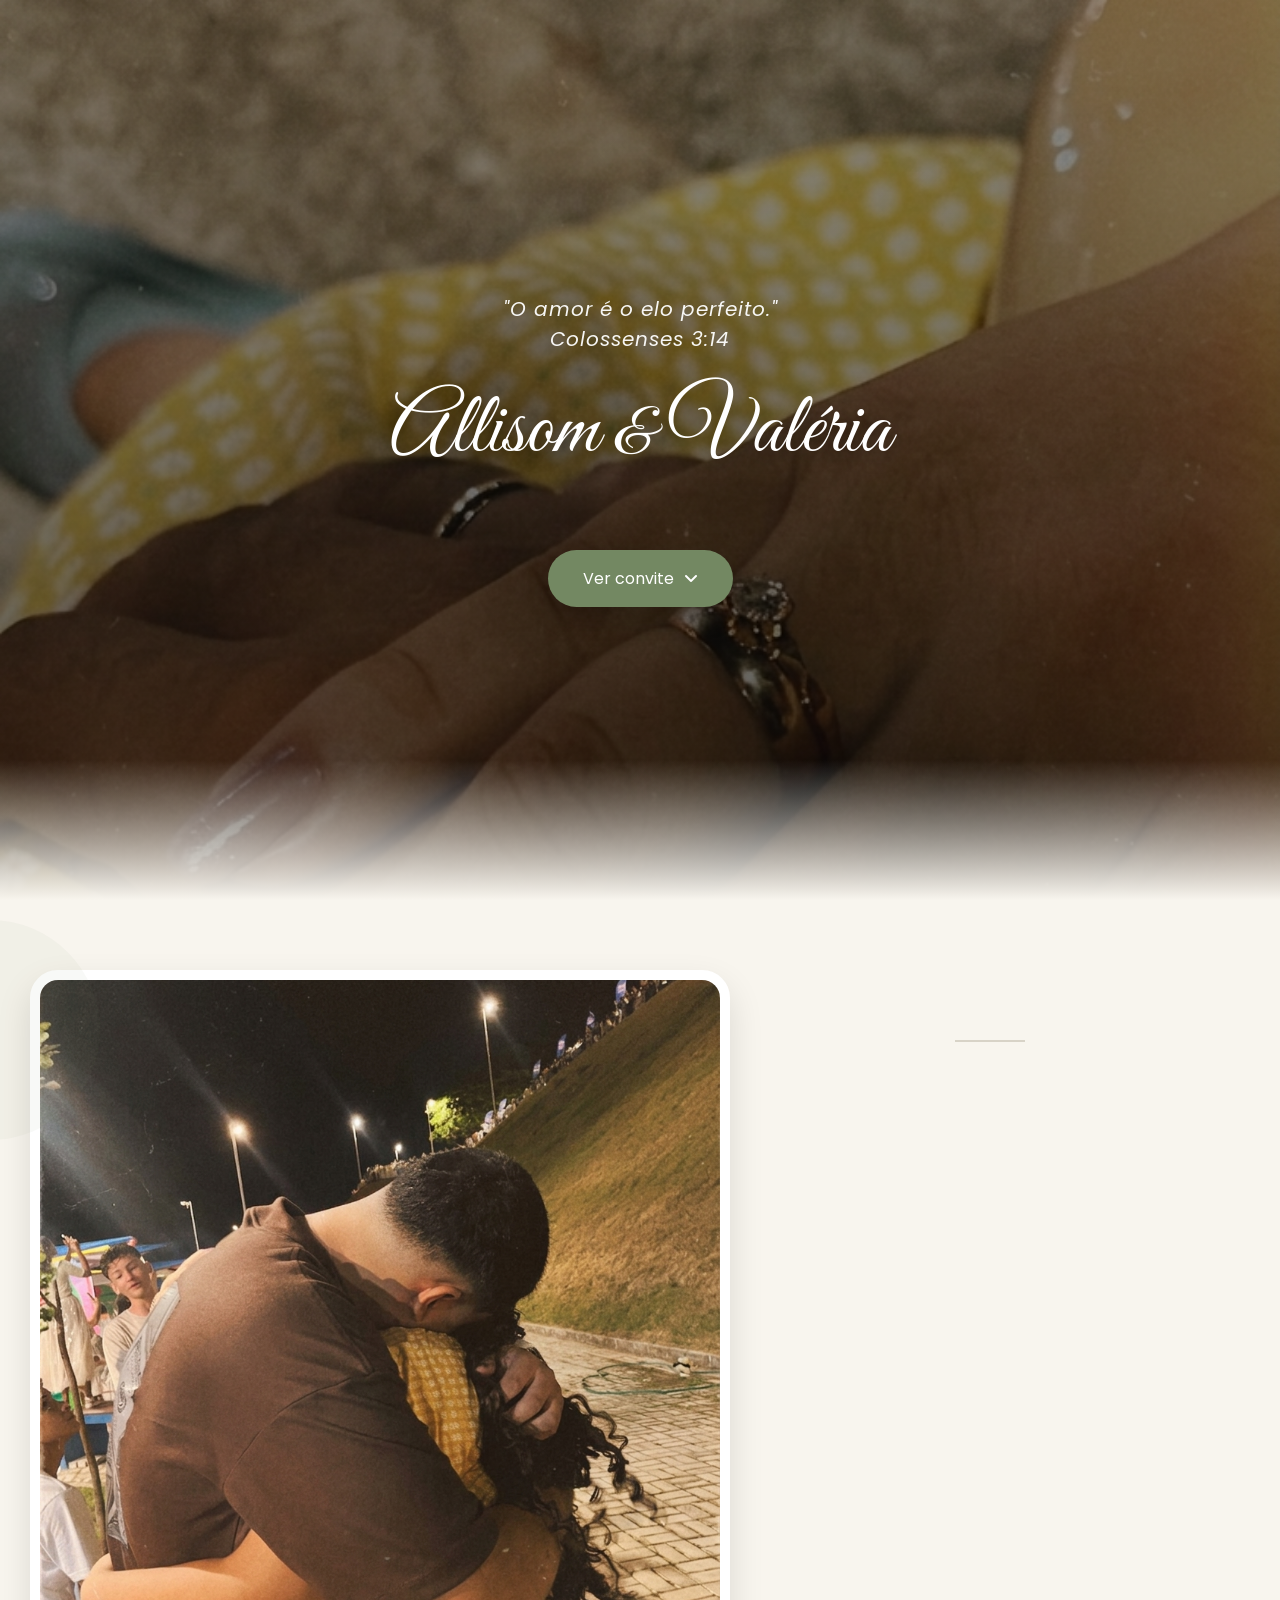
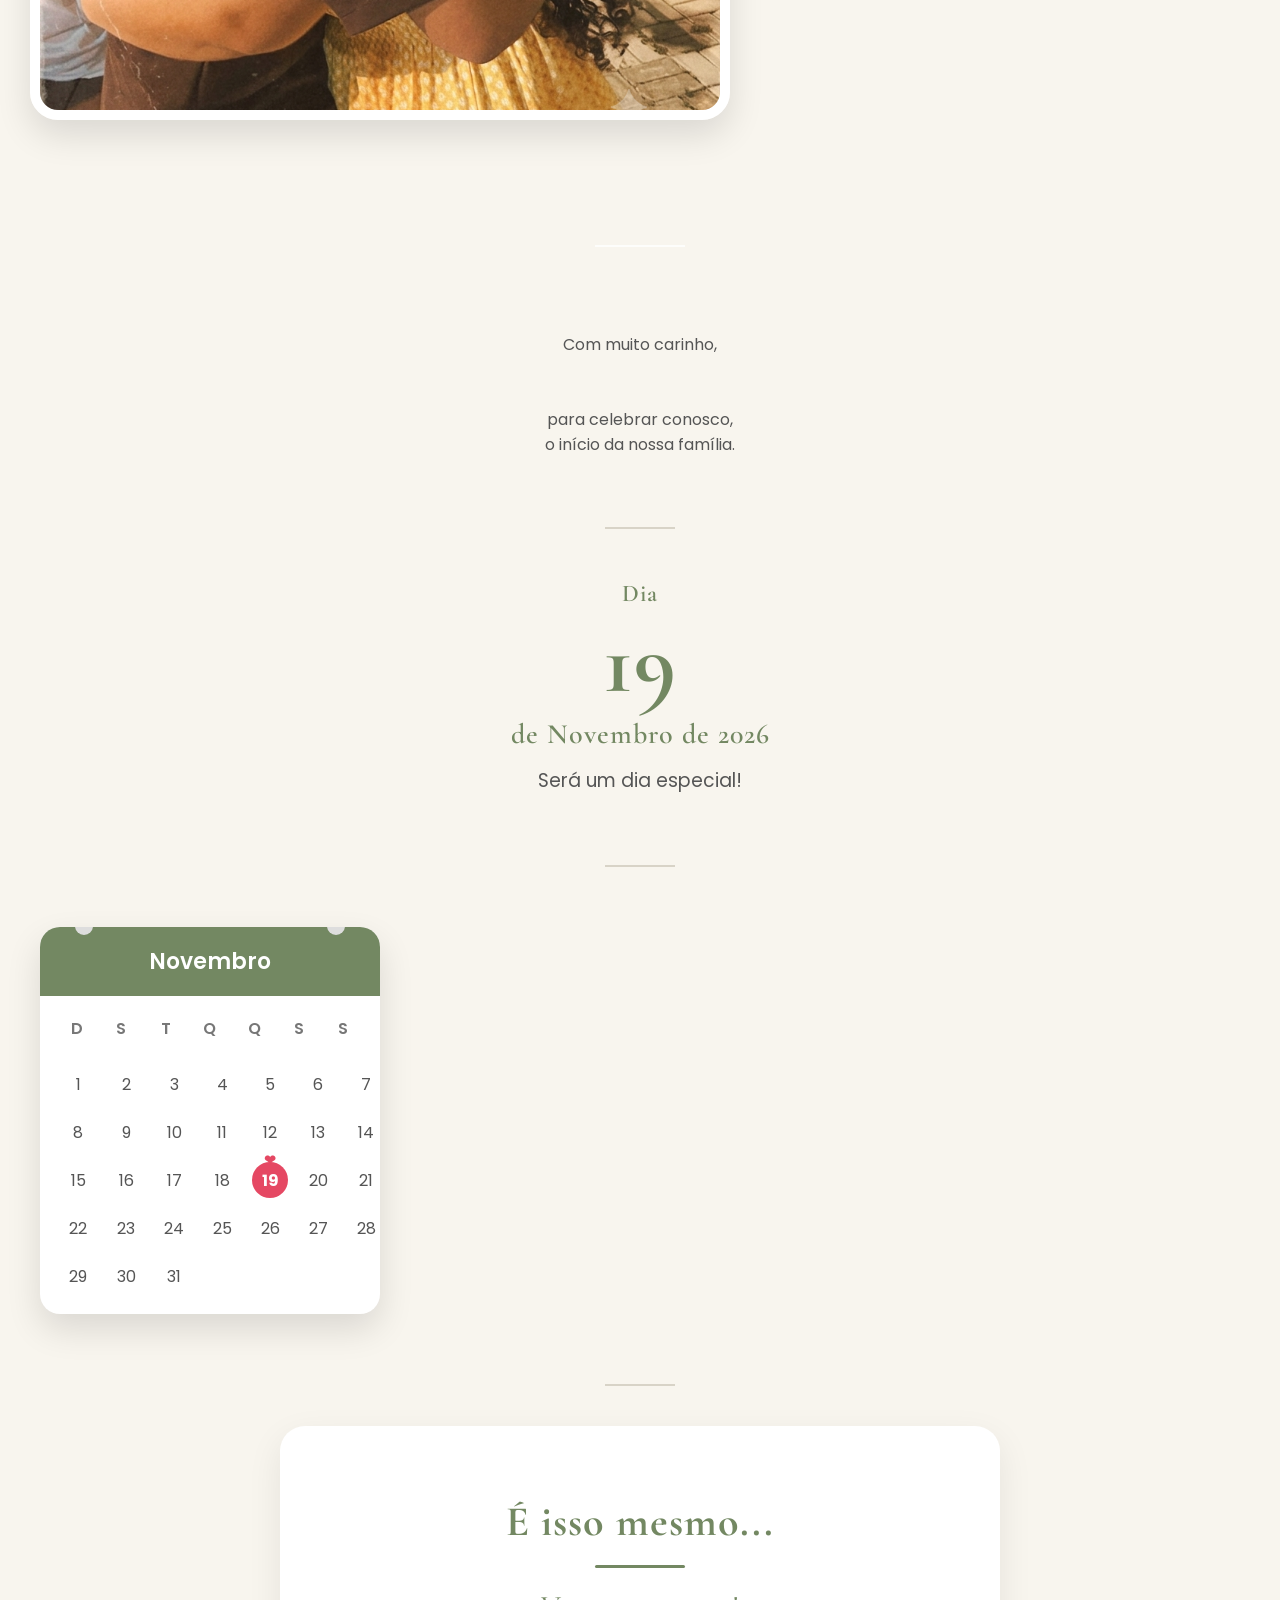
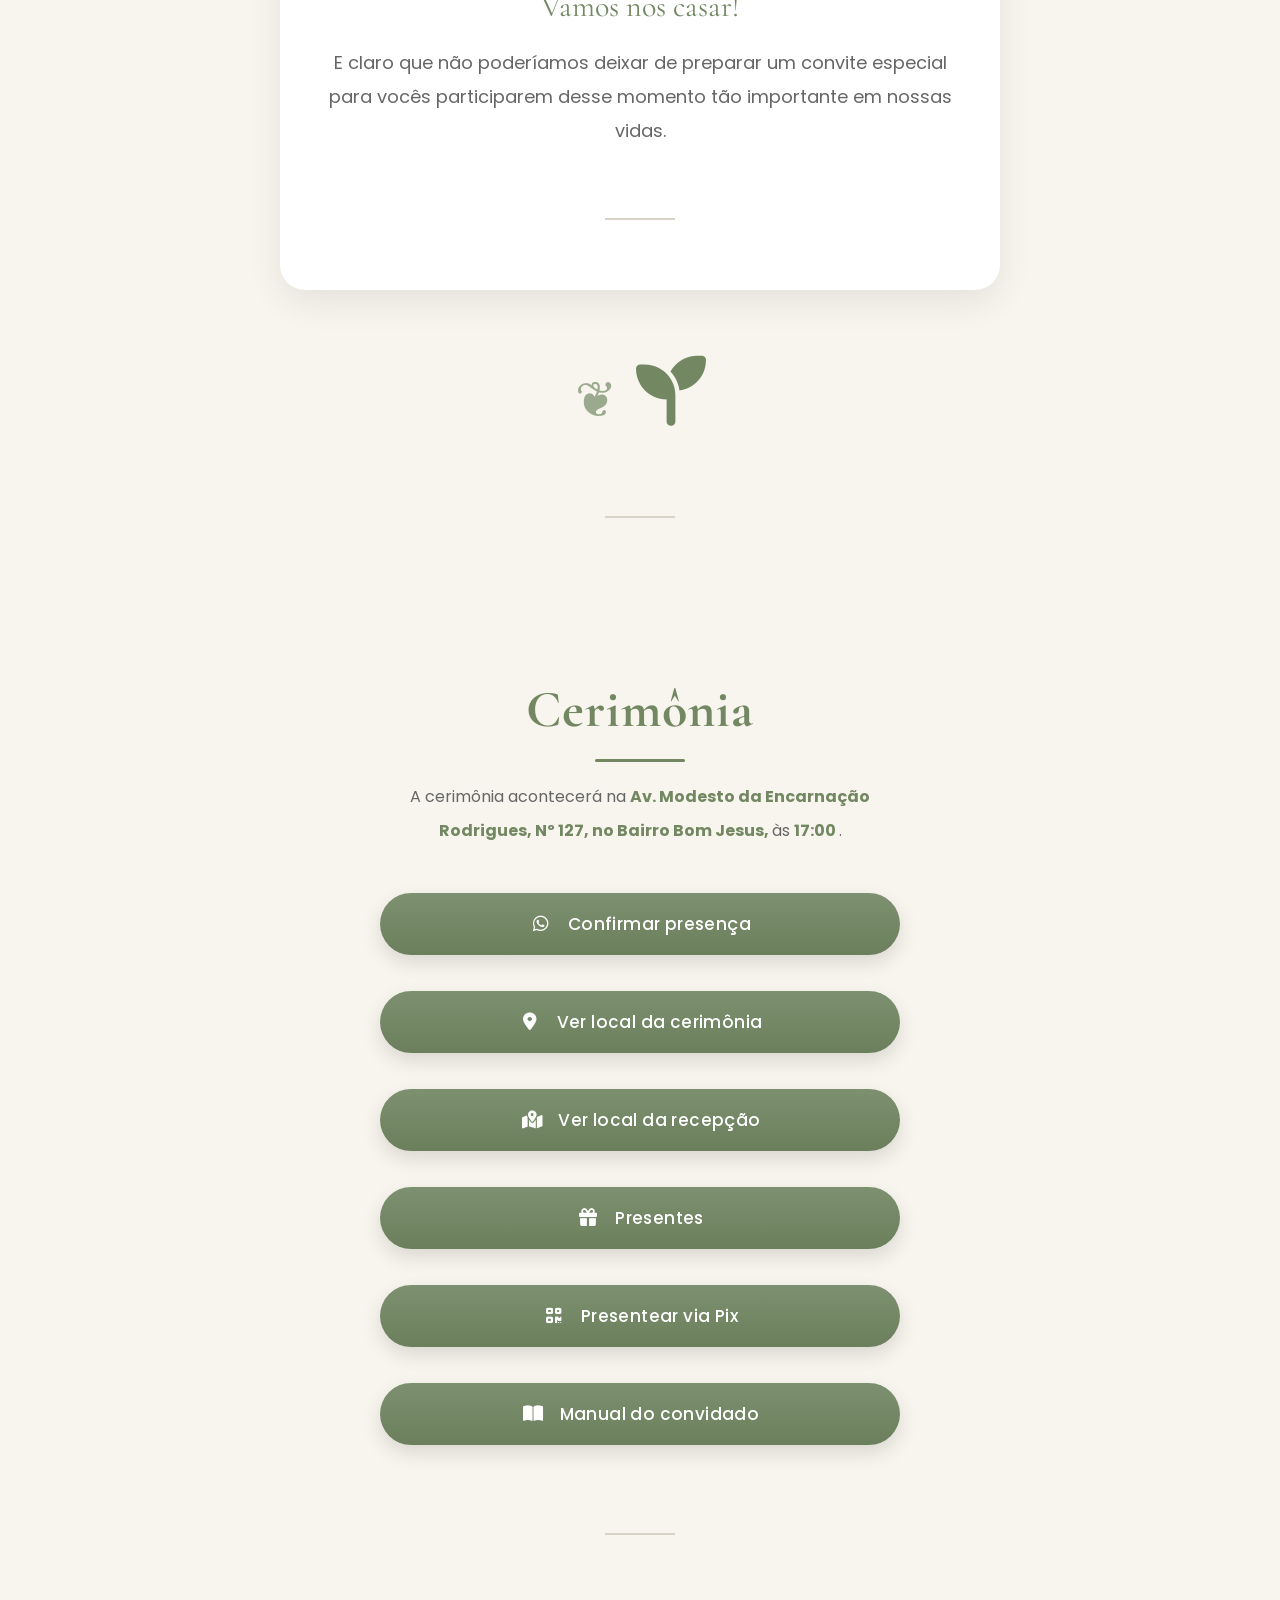
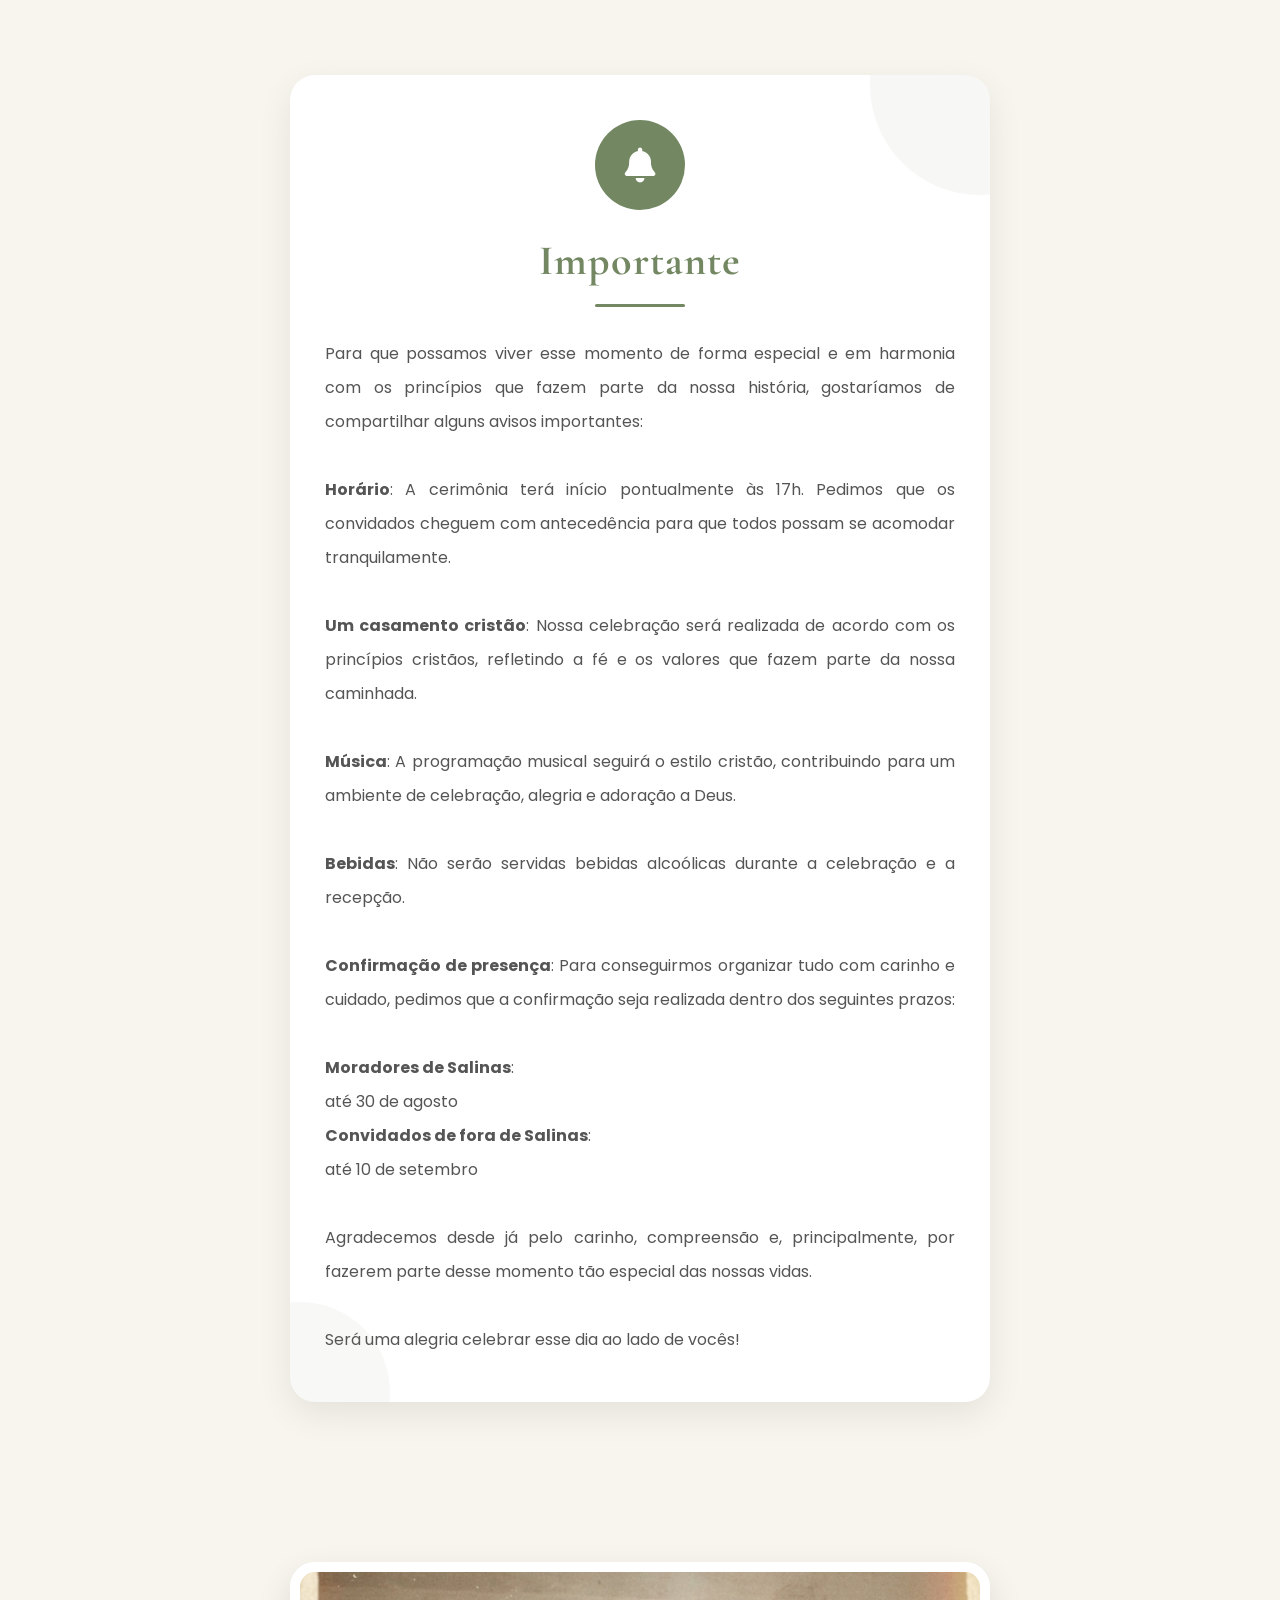
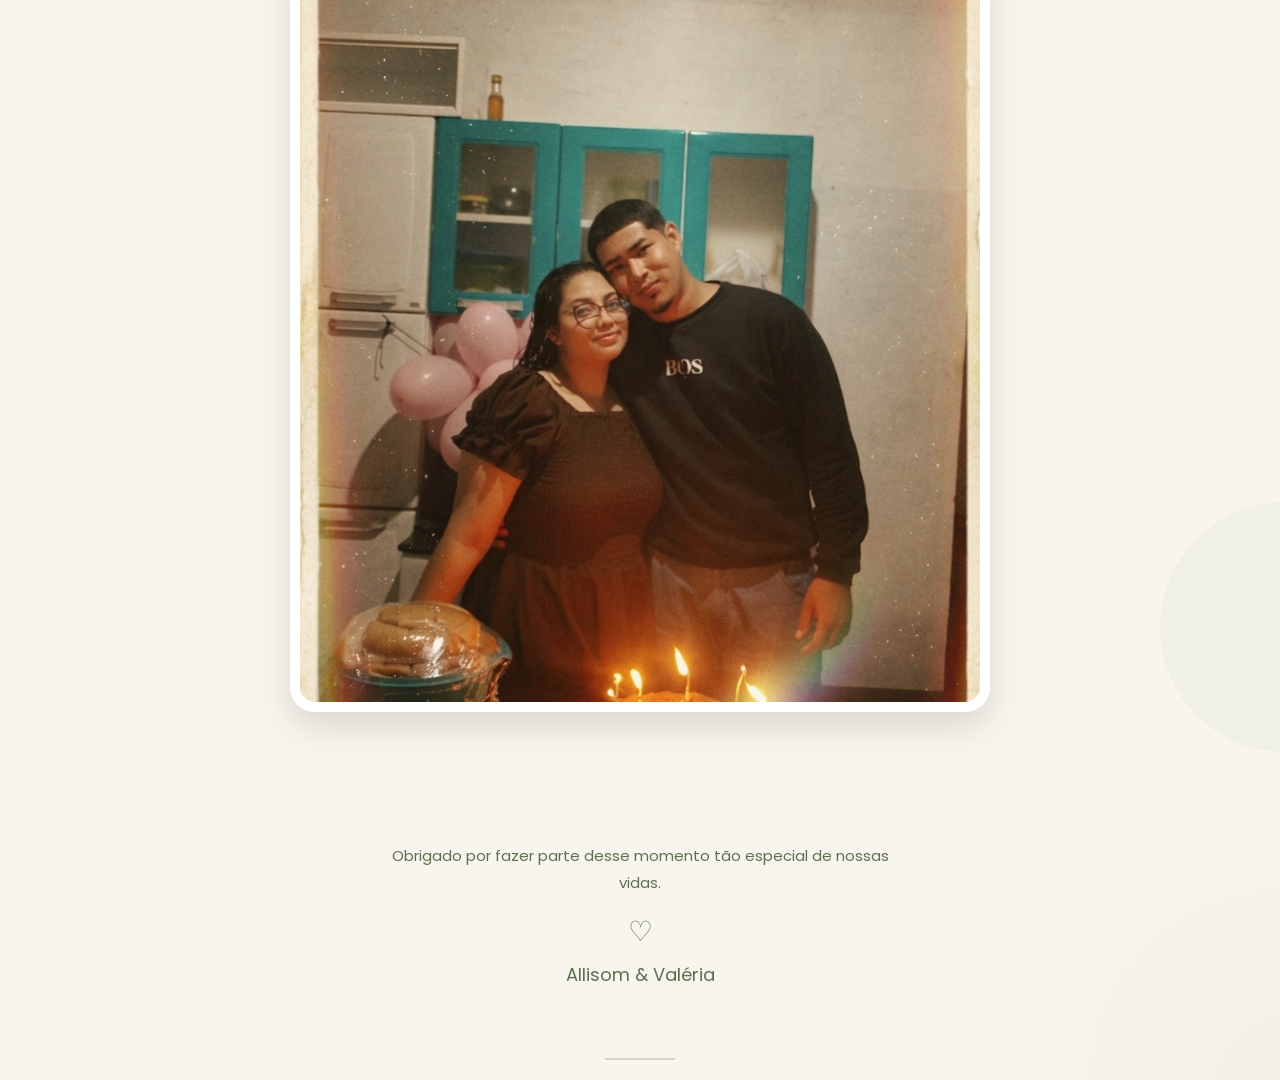
<file: index.html>
<!DOCTYPE html>
<html lang="pt-BR">

<head>

    <meta charset="UTF-8">

    <meta name="viewport" content="width=device-width, initial-scale=1.0">

    <title>Allisom & Valéria | Convite</title>

    <link rel="stylesheet" href="style.css">

    <!-- Google Fonts -->

    <link rel="preconnect" href="https://fonts.googleapis.com">

    <link rel="preconnect"
          href="https://fonts.gstatic.com"
          crossorigin>

    <link href="https://fonts.googleapis.com/css2?family=Great+Vibes&family=Poppins:wght@300;400;500;600&family=Cormorant+Garamond:wght@400;600;700&display=swap"
          rel="stylesheet">

    <!-- Font Awesome -->

    <link rel="stylesheet"
          href="https://cdnjs.cloudflare.com/ajax/libs/font-awesome/6.6.0/css/all.min.css">

</head>

<body>

<!-- HERO -->

<header class="hero">

    <div class="hero-overlay">

        <p class="hero-text">

            "O amor é o elo perfeito."
            <br />
            Colossenses 3:14
        </p>                   

        <h1>

            Allisom

            <span>&</span>

            Valéria

        </h1>


        <a href="#convite" class="scroll-btn">

            Ver convite

            <i class="fa-solid fa-angle-down"></i>

        </a>

    </div>

</header>

<!-- FOTO -->

<section class="foto-casal">

    <img src="img/image-abraco.png"
         alt="Casal">

</section>

<!-- DATA -->

<section class="data" id="convite">

     <p class="hero-description">
            <section class="convidados">

                    <p class="texto-convidados">
                        Com muito carinho,
                    </p>

                    <h2 id="familiaConvidada"></h2>
                    
                    <br />

                    <div id="nomesConvidados"></div>
                    <p class="texto-convidados">
                        <br />
                        para celebrar conosco, 
                        <br />
                        o início da nossa família.
                    </p>        
                </section>

        </p>

    <h2>

        Dia

        <strong>19</strong>

        <span>

            de Novembro de 2026

        </span>

    </h2>

    <h3>

        Será um dia especial!

    </h3>

</section>

<!-- CALENDÁRIO -->

<section class="calendar-section">

<div class="calendar">

<div class="calendar-header">

Novembro

</div>

<div class="week">

<span>D</span>

<span>S</span>

<span>T</span>

<span>Q</span>

<span>Q</span>

<span>S</span>

<span>S</span>

</div>

<div class="days">


<span>1</span>

<span>2</span>

<span>3</span>

<span>4</span>

<span>5</span>

<span>6</span>

<span>7</span>

<span>8</span>

<span>9</span>

<span>10</span>

<span>11</span>

<span>12</span>

<span>13</span>

<span>14</span>

<span>15</span>

<span>16</span>

<span>17</span>

<span>18</span>

<span class="heart">
    19
</span>

<span>20</span>

<span>21</span>

<span>22</span>

<span>23</span>

<span>24</span>

<span>25</span>

<span>26</span>

<span>27</span>

<span>28</span>

<span>29</span>

<span>30</span>

<span>31</span>

</div>

</div>

</section>

<!-- TEXTO -->

<section class="texto-convite">

<h2>

É isso mesmo...

</h2>

<p>

Vamos nos casar!

</p>

<p>

E claro que não poderíamos deixar de preparar
um convite especial para vocês participarem
desse momento tão importante em nossas vidas.

</p>

</section>

<!-- BUQUÊ -->

<section class="buque">

<i class="fa-solid fa-seedling"></i>

</section>

<!-- CERIMÔNIA -->

<section class="cerimonia">

<h2>

Cerimônia

</h2>

<p>

A cerimônia acontecerá na

<strong>

Av. Modesto da Encarnação Rodrigues, Nº 127, no Bairro Bom Jesus, 

</strong>

às

<strong>

17:00   

</strong>

.</p>

<div class="buttons">

<a href="#">

<i class="fa-brands fa-whatsapp"></i>

Confirmar presença

</a>

<a href="#">

<i class="fa-solid fa-location-dot"></i>

Ver local da cerimônia

</a>

<a href="#">

<i class="fa-solid fa-map-location-dot"></i>

Ver local da recepção

</a>

<a href="#">

<i class="fa-solid fa-gift"></i>

Presentes

</a>

<a href="#">

<i class="fa-solid fa-qrcode"></i>

Presentear via Pix

</a>

<a href="#">

<i class="fa-solid fa-book-open"></i>

Manual do convidado

</a>

</div>

</section>

<!-- AVISO -->

<section class="aviso">

<div class="icon">

<i class="fa-solid fa-bell"></i>

</div>

<h2>

Importante

</h2>

<p>

Para que possamos viver esse momento de forma especial e em harmonia com os princípios que fazem parte da nossa história, gostaríamos de compartilhar alguns avisos importantes:
<br />
<br />
<b>Horário</b>: A cerimônia terá início pontualmente às 17h. Pedimos que os convidados cheguem com antecedência para que todos possam se acomodar tranquilamente.
<br />
<br />
<b>Um casamento cristão</b>: Nossa celebração será realizada de acordo com os princípios cristãos, refletindo a fé e os valores que fazem parte da nossa caminhada.
<br />
<br />
<b>Música</b>: A programação musical seguirá o estilo cristão, contribuindo para um ambiente de celebração, alegria e adoração a Deus.
<br />
<br />
<b>Bebidas</b>: Não serão servidas bebidas alcoólicas durante a celebração e a recepção.
<br />
<br />
<b>Confirmação de presença</b>: Para conseguirmos organizar tudo com carinho e cuidado, pedimos que a confirmação seja realizada dentro dos seguintes prazos:
<br />
<br />
<b>Moradores de Salinas</b>:
    <br />até 30 de agosto
<br />
<b>Convidados de fora de Salinas</b>:
    <br />até 10 de setembro
<br />
<br />
Agradecemos desde já pelo carinho, compreensão e, principalmente, por fazerem parte desse momento tão especial das nossas vidas.
<br />
<br />
Será uma alegria celebrar esse dia ao lado de vocês!


</p>

</section>

<!-- FOTO FINAL -->

<section class="foto-final">

<img src="img/image-aniversario.png"
     alt="Casal">


</section>

<section class="final-presentes">

        <div class="linha-decorativa"></div>

        <p>
            Obrigado por fazer parte desse momento
            tão especial de nossas vidas.
        </p>

        <span class="coracao">♡</span>

        <strong>
            Allisom & Valéria
        </strong>

    </section>

<script src="script.js"></script>

</body>

</html>
</file>
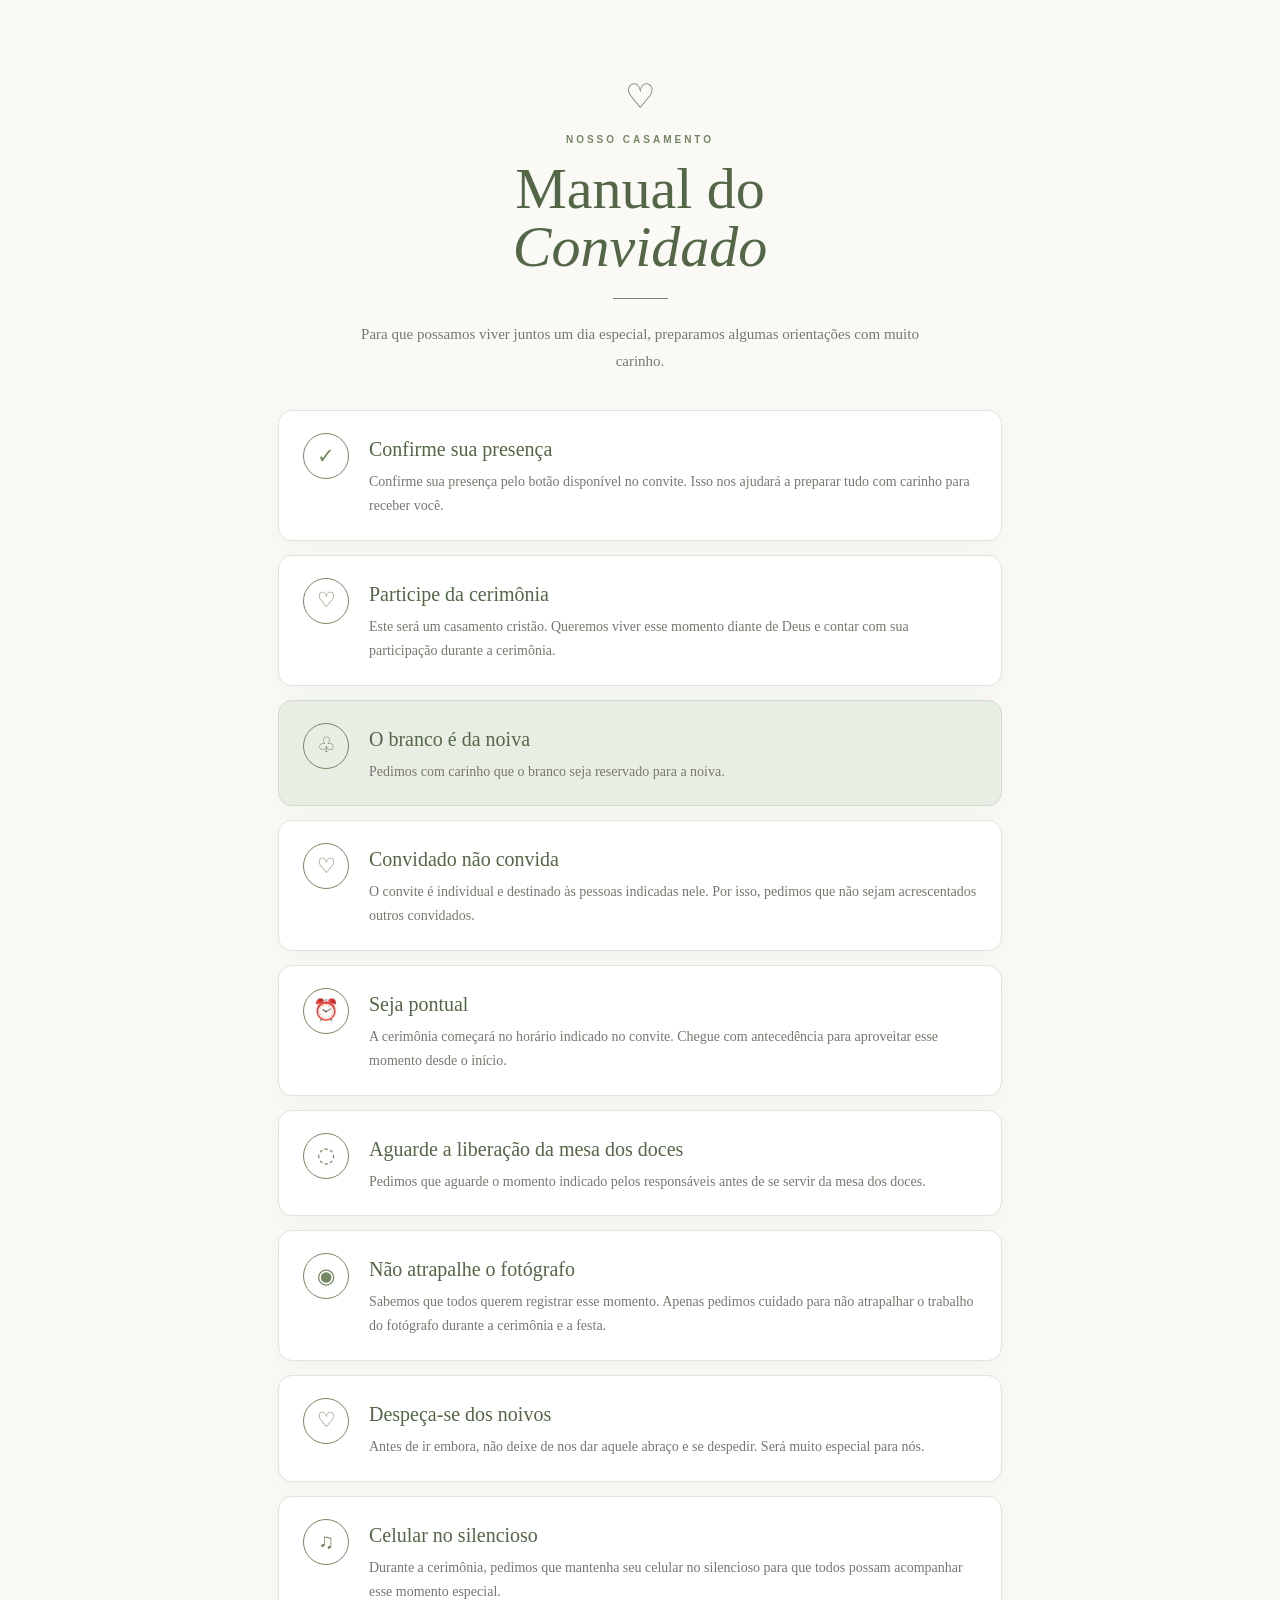
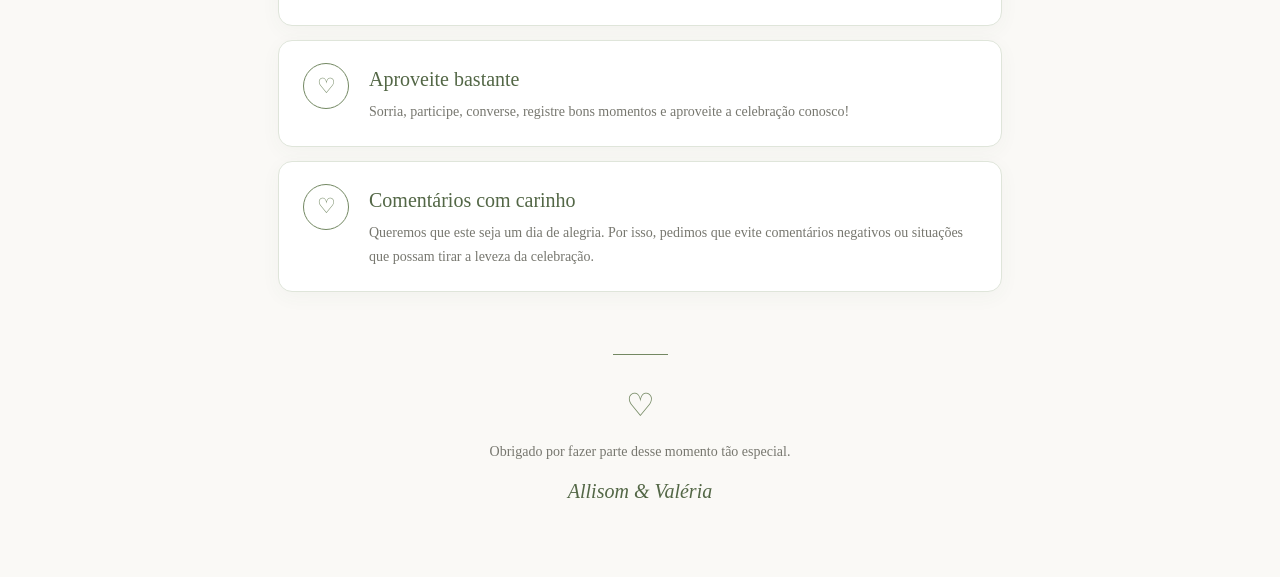
<file: manual.html>
<!DOCTYPE html>
<html lang="pt-BR">

<head>

    <meta charset="UTF-8">

    <meta name="viewport"
          content="width=device-width, initial-scale=1.0">

    <title>Manual do Convidado | Allisom & Valéria</title>

    <link rel="stylesheet" href="manual.css">

</head>

<body>

    <main class="manual">

        <!-- CABEÇALHO -->

        <header class="manual-header">

            <div class="ornamento">♡</div>

            <p class="subtitulo">
                NOSSO CASAMENTO
            </p>

            <h1>
                Manual do<br>
                <span>Convidado</span>
            </h1>

            <div class="linha"></div>

            <p class="introducao">
                Para que possamos viver juntos um dia
                especial, preparamos algumas orientações
                com muito carinho.
            </p>

        </header>


        <!-- ORIENTAÇÕES -->

        <section class="orientacoes">


            <article class="orientacao">

                <div class="icone">
                    ✓
                </div>

                <div class="texto">

                    <h2>
                        Confirme sua presença
                    </h2>

                    <p>
                        Confirme sua presença pelo botão
                        disponível no convite. Isso nos
                        ajudará a preparar tudo com carinho
                        para receber você.
                    </p>

                </div>

            </article>


            <article class="orientacao">

                <div class="icone">
                    ♡
                </div>

                <div class="texto">

                    <h2>
                        Participe da cerimônia
                    </h2>

                    <p>
                        Este será um casamento cristão.
                        Queremos viver esse momento diante
                        de Deus e contar com sua participação
                        durante a cerimônia.
                    </p>

                </div>

            </article>


            <article class="orientacao destaque">

                <div class="icone">
                    ♧
                </div>

                <div class="texto">

                    <h2>
                        O branco é da noiva
                    </h2>

                    <p>
                        Pedimos com carinho que o branco seja
                        reservado para a noiva.
                    </p>

                </div>

            </article>


            <article class="orientacao">

                <div class="icone">
                    ♡
                </div>

                <div class="texto">

                    <h2>
                        Convidado não convida
                    </h2>

                    <p>
                        O convite é individual e destinado
                        às pessoas indicadas nele. Por isso,
                        pedimos que não sejam acrescentados
                        outros convidados.
                    </p>

                </div>

            </article>


            <article class="orientacao">

                <div class="icone">
                    ⏰
                </div>

                <div class="texto">

                    <h2>
                        Seja pontual
                    </h2>

                    <p>
                        A cerimônia começará no horário
                        indicado no convite. Chegue com
                        antecedência para aproveitar esse
                        momento desde o início.
                    </p>

                </div>

            </article>


            <article class="orientacao">

                <div class="icone">
                    ◌
                </div>

                <div class="texto">

                    <h2>
                        Aguarde a liberação da mesa dos doces
                    </h2>

                    <p>
                        Pedimos que aguarde o momento indicado
                        pelos responsáveis antes de se servir
                        da mesa dos doces.
                    </p>

                </div>

            </article>


            <article class="orientacao">

                <div class="icone">
                    ◉
                </div>

                <div class="texto">

                    <h2>
                        Não atrapalhe o fotógrafo
                    </h2>

                    <p>
                        Sabemos que todos querem registrar
                        esse momento. Apenas pedimos cuidado
                        para não atrapalhar o trabalho do
                        fotógrafo durante a cerimônia e a festa.
                    </p>

                </div>

            </article>


            <article class="orientacao">

                <div class="icone">
                    ♡
                </div>

                <div class="texto">

                    <h2>
                        Despeça-se dos noivos
                    </h2>

                    <p>
                        Antes de ir embora, não deixe de nos
                        dar aquele abraço e se despedir.
                        Será muito especial para nós.
                    </p>

                </div>

            </article>


            <article class="orientacao">

                <div class="icone">
                    ♫
                </div>

                <div class="texto">

                    <h2>
                        Celular no silencioso
                    </h2>

                    <p>
                        Durante a cerimônia, pedimos que
                        mantenha seu celular no silencioso
                        para que todos possam acompanhar
                        esse momento especial.
                    </p>

                </div>

            </article>


            <article class="orientacao">

                <div class="icone">
                    ♡
                </div>

                <div class="texto">

                    <h2>
                        Aproveite bastante
                    </h2>

                    <p>
                        Sorria, participe, converse, registre
                        bons momentos e aproveite a celebração
                        conosco!
                    </p>

                </div>

            </article>


            <article class="orientacao">

                <div class="icone">
                    ♡
                </div>

                <div class="texto">

                    <h2>
                        Comentários com carinho
                    </h2>

                    <p>
                        Queremos que este seja um dia de alegria.
                        Por isso, pedimos que evite comentários
                        negativos ou situações que possam tirar
                        a leveza da celebração.
                    </p>

                </div>

            </article>


        </section>


        <!-- FINAL -->

        <footer class="manual-footer">

            <div class="linha"></div>

            <div class="coracao">
                ♡
            </div>

            <p>
                Obrigado por fazer parte
                desse momento tão especial.
            </p>

            <h3>
                Allisom & Valéria
            </h3>

        </footer>

    </main>

</body>

</html>
</file>
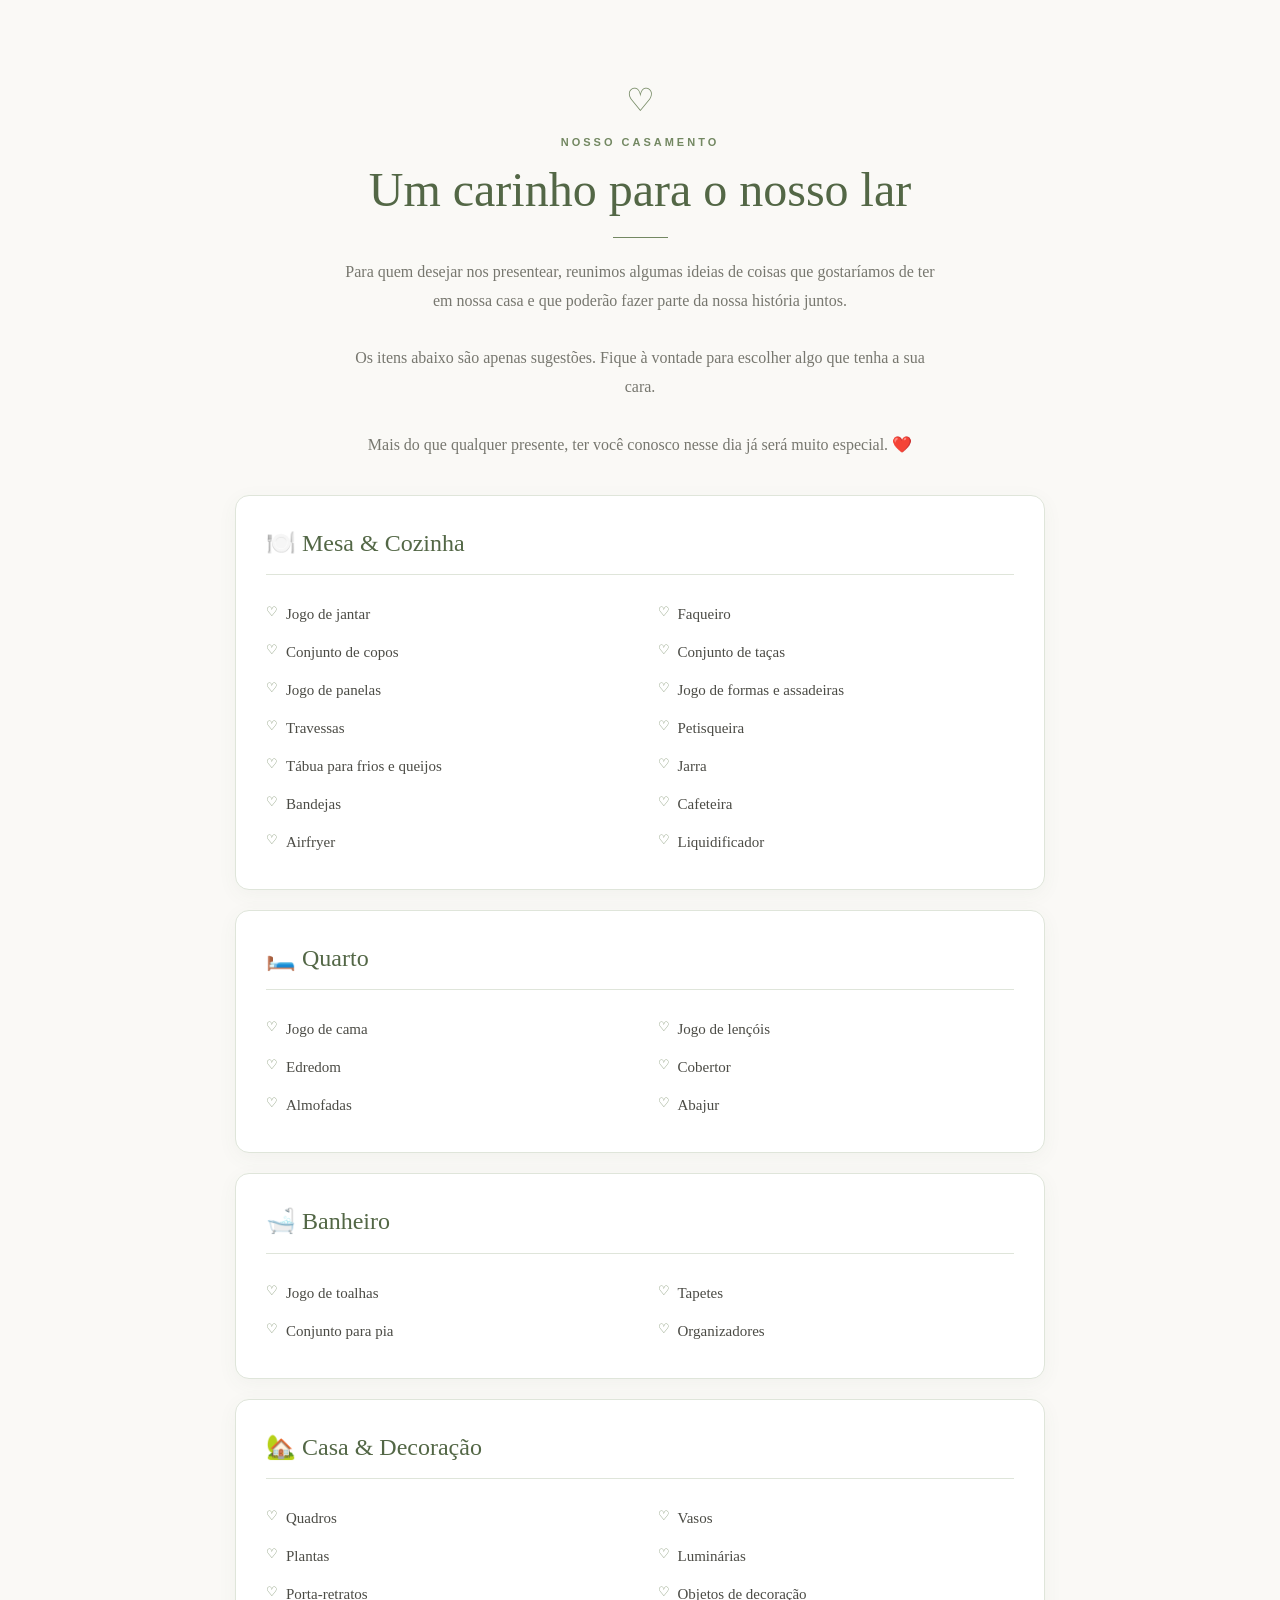
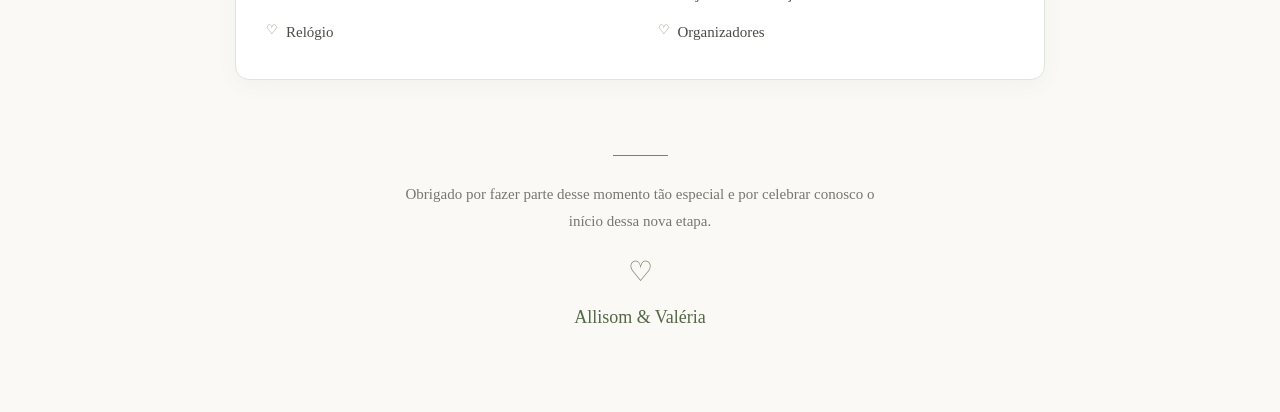
<file: presentes.html>
<!DOCTYPE html>

<html lang="pt-BR">

<head>

<meta charset="UTF-8">

<meta name="viewport"
      content="width=device-width, initial-scale=1.0">

<title>Presentes | Allisom & Valéria</title>

<link rel="stylesheet" href="presentes.css">

</head>

<body>

<main class="pagina-presentes">

<!-- CABEÇALHO -->

<section class="cabecalho-presentes">

    <span class="detalhe">♡</span>

    <p class="pequeno-titulo">
        NOSSO CASAMENTO
    </p>

    <h1>
        Um carinho para o nosso lar
    </h1>

    <div class="linha-decorativa"></div>

    <p class="mensagem">

        Para quem desejar nos presentear, reunimos
        algumas ideias de coisas que gostaríamos de
        ter em nossa casa e que poderão fazer parte
        da nossa história juntos.

        <br><br>

        Os itens abaixo são apenas sugestões.
        Fique à vontade para escolher algo que
        tenha a sua cara.

        <br><br>

        Mais do que qualquer presente, ter você
        conosco nesse dia já será muito especial. ❤️

    </p>

</section>


<!-- MESA E COZINHA -->

<section class="categoria">

    <h2>🍽️ Mesa & Cozinha</h2>

    <ul>

        <li>Jogo de jantar</li>

        <li>Faqueiro</li>

        <li>Conjunto de copos</li>

        <li>Conjunto de taças</li>

        <li>Jogo de panelas</li>

        <li>Jogo de formas e assadeiras</li>

        <li>Travessas</li>

        <li>Petisqueira</li>

        <li>Tábua para frios e queijos</li>

        <li>Jarra</li>

        <li>Bandejas</li>

        <li>Cafeteira</li>

        <li>Airfryer</li>

        <li>Liquidificador</li>

    </ul>

</section>


<!-- QUARTO -->

<section class="categoria">

    <h2>🛏️ Quarto</h2>

    <ul>

        <li>Jogo de cama</li>

        <li>Jogo de lençóis</li>

        <li>Edredom</li>

        <li>Cobertor</li>

        <li>Almofadas</li>

        <li>Abajur</li>

    </ul>

</section>


<!-- BANHEIRO -->

<section class="categoria">

    <h2>🛁 Banheiro</h2>

    <ul>

        <li>Jogo de toalhas</li>

        <li>Tapetes</li>

        <li>Conjunto para pia</li>

        <li>Organizadores</li>

    </ul>

</section>


<!-- CASA E DECORAÇÃO -->

<section class="categoria">

    <h2>🏡 Casa & Decoração</h2>

    <ul>

        <li>Quadros</li>

        <li>Vasos</li>

        <li>Plantas</li>

        <li>Luminárias</li>

        <li>Porta-retratos</li>

        <li>Objetos de decoração</li>

        <li>Relógio</li>

        <li>Organizadores</li>

    </ul>

</section>


<!-- FINAL -->

<section class="final-presentes">

    <div class="linha-decorativa"></div>

    <p>

        Obrigado por fazer parte desse momento
        tão especial e por celebrar conosco
        o início dessa nova etapa.

    </p>

    <span class="coracao">
        ♡
    </span>

    <strong>
        Allisom & Valéria
    </strong>

</section>

</main>

</body>

</html>
</file>
<file: style.css>
/* ======================================================
   RESET
====================================================== */

*{
    margin:0;
    padding:0;
    box-sizing:border-box;
}

html{
    scroll-behavior:smooth;
}

body{

    font-family:'Poppins',sans-serif;

    background:#F8F5EE;

    color:#555;

    overflow-x:hidden;

}

/* ======================================================
CORES
====================================================== */

:root{

    --verde:#738862;

    --verdeEscuro:#5e7050;

    --bege:#F8F5EE;

    --branco:#ffffff;

    --texto:#555;

    --sombra:0 15px 35px rgba(0,0,0,.12);

    --radius:18px;

}

/* ======================================================
HERO
====================================================== */

.hero{

    width:100%;

    height:100vh;

    background:

    linear-gradient(rgba(0,0,0,.35),rgba(0,0,0,.35)),

    url(img/image-maos.png);

    background-size:cover;

    background-position:center;

    display:flex;

    justify-content:center;

    align-items:center;

    text-align:center;

    padding:30px;

}

.hero-overlay{

    max-width:700px;

    color:white;

    animation:fadeHero 1.8s;

}

.hero-text{

    font-size:18px;

    margin-bottom:35px;

    font-style:italic;

}

.hero h1{

    font-family:'Great Vibes',cursive;

    font-size:86px;

    font-weight:normal;

}

.hero h1 span{

    font-size:65px;

}

.hero-description{

    margin-top:25px;

    line-height:34px;

    font-size:19px;

}

.scroll-btn{

    display:inline-flex;

    gap:10px;

    align-items:center;

    margin-top:50px;

    padding:16px 35px;

    border-radius:40px;

    text-decoration:none;

    background:var(--verde);

    color:white;

    transition:.35s;

}

.scroll-btn:hover{

    background:var(--verdeEscuro);

    transform:translateY(-4px);

}

/* ======================================================
                HERO PREMIUM
====================================================== */

.hero{

    position:relative;

    display:flex;

    justify-content:center;

    align-items:center;

    text-align:center;

}

.hero::after{

    content:"";

    position:absolute;

    bottom:0;

    left:0;

    width:100%;

    height:140px;

    background:

    linear-gradient(

        transparent,

        #F8F5EE

    );

}

.hero-overlay{

    position:relative;

    z-index:10;

}

.hero-text{

    font-size:20px;

    letter-spacing:1px;

    opacity:.95;

}

.hero h1{

    margin-top:20px;

    margin-bottom:20px;

    line-height:1;

}

.hero-description{

    width:min(90%,520px);

}

/* pequena linha */

.hero-description::after{

    content:"";

    display:block;

    width:90px;

    height:2px;

    background:white;

    margin:35px auto;

    opacity:.8;

}

/* ======================================================
FOTO
====================================================== */

.foto-casal{

    padding:70px 25px;

    display:flex;

    justify-content:center;

}

.foto-casal img{

    width:100%;

    max-width:700px;

    border-radius:25px;

    box-shadow:var(--sombra);

}

/* ======================================================
FOTOS PREMIUM
====================================================== */

.foto-casal,

.foto-final{

    padding-left:30px;

    padding-right:30px;

}

.foto-casal img,

.foto-final img{

    border-radius:28px;

    border:12px solid #FFF;

    object-fit:cover;

    aspect-ratio:4/5;

    max-height:750px;

    transition:.45s;

}

.foto-casal img:hover,

.foto-final img:hover{

    transform:

        rotate(-.5deg)

        scale(1.015);

}

/* ======================================================
DATA
====================================================== */

.data{

    text-align:center;

    padding:20px;

}

.data h2{

    font-family:'Cormorant Garamond',serif;

    color:var(--verde);

    font-weight:600;

}

.data strong{

    display:block;

    font-size:90px;

}

.data span{

    display:block;

    font-size:28px;

}

.data h3{

    margin-top:15px;

    font-weight:400;

}

/* ======================================================
CALENDÁRIO
====================================================== */

.calendar-section{

    /*display:flex;*/

    justify-content:center;

    padding:40px;

}

.calendar{

    width:340px;

    background:white;

    border-radius:20px;

    overflow:hidden;

    box-shadow:var(--sombra);

}

.calendar-header{

    background:var(--verde);

    color:white;

    padding:18px;

    text-align:center;

    font-size:22px;

    font-weight:600;

}

.week{

    display:grid;

    grid-template-columns:repeat(7,1fr);

    text-align:center;

    padding:20px 15px 5px;

    color:#777;

}

.days{

    display:grid;

    grid-template-columns:repeat(7,1fr);

    gap:12px;

    padding:20px;

}

.days span{

    display:flex;

    justify-content:center;

    align-items:center;

    width:36px;

    height:36px;

    border-radius:50%;

    margin:auto;

}

.heart{

    background:#E54863;

    color:white;

    font-weight:bold;

    position:relative;

}

.heart::after{

    content:"❤";

    position:absolute;

    top:-12px;

    color:#E54863;

    font-size:14px;

}

/* ======================================================
TEXTO
====================================================== */

.texto-convite{

    max-width:750px;

    margin:auto;

    padding:70px 30px;

    text-align:center;

}

.texto-convite h2{

    font-family:'Cormorant Garamond',serif;

    color:var(--verde);

    font-size:42px;

}

.texto-convite p{

    margin-top:22px;

    line-height:34px;

    font-size:18px;

}

/* ======================================================
TEXTOS
====================================================== */

.texto-convite{

    width:min(92%,720px);

    margin:auto;

}

.texto-convite p{

    color:#666;

}

.texto-convite p:nth-child(2){

    font-size:30px;

    font-family:

    "Cormorant Garamond",serif;

    color:var(--verde);

}

/* ======================================================
BUQUÊ
====================================================== */

.buque{

    text-align:center;

    font-size:70px;

    color:var(--verde);

    margin-bottom:60px;

}

/* ======================================================
CERIMÔNIA
====================================================== */

.cerimonia{

    width:min(92%,700px);

    margin:auto;

    text-align:center;

}

.cerimonia h2{

    font-family:'Cormorant Garamond',serif;

    color:var(--verde);

    font-size:46px;

}

.cerimonia p{

    margin:25px 0 40px;

    line-height:34px;

}

/* ======================================================
CERIMÔNIA
====================================================== */

.cerimonia{

    width:min(92%,700px);

    margin:auto;

    text-align:center;

}

.cerimonia h2{

    font-family:"Cormorant Garamond",serif;

    font-size:52px;

    color:var(--verde);

    margin-bottom:18px;

}

.cerimonia p{

    width:min(90%,500px);

    margin:auto;

    line-height:34px;

    color:#666;

    margin-bottom:45px;

}

.buttons{

    display:flex;

    flex-direction:column;

    gap:18px;

}

.buttons a{

    background:var(--verde);

    color:white;

    text-decoration:none;

    padding:18px;

    border-radius:40px;

    display:flex;

    justify-content:center;

    align-items:center;

    gap:12px;

    transition:.35s;

    box-shadow:var(--sombra);

}

.buttons a:hover{

    background:var(--verdeEscuro);

    transform:translateY(-3px);

}

/* ======================================================
BOTÕES PREMIUM
====================================================== */

.buttons{

    width:min(92%,520px);

    margin:45px auto 0;

}

.buttons a{

    position:relative;

    display:flex;

    align-items:center;

    justify-content:center;

    gap:14px;

    width:100%;

    padding:18px 22px;

    margin-bottom:18px;

    border-radius:50px;

    background:linear-gradient(
        180deg,
        #7D9170,
        #6B7F5D
    );

    color:#fff;

    text-decoration:none;

    font-size:17px;

    font-weight:500;

    box-shadow:

    0 8px 20px rgba(0,0,0,.12);

    transition:

    transform .25s,
    box-shadow .25s,
    background .35s;

}

.buttons a i{

    font-size:18px;

}

.buttons a:hover{

    transform:translateY(-3px);

    box-shadow:

    0 18px 35px rgba(0,0,0,.18);

}

.buttons a:active{

    transform:scale(.98);

}

/* brilho passando */

.buttons a::before{

    content:"";

    position:absolute;

    top:0;

    left:-120%;

    width:70%;

    height:100%;

    background:

    linear-gradient(

        90deg,

        transparent,

        rgba(255,255,255,.35),

        transparent

    );

    transform:skewX(-25deg);

    transition:.8s;

}

.buttons a:hover::before{

    left:160%;

}

/* ======================================================
AVISO
====================================================== */

.aviso{

    width:min(92%,700px);

    margin:90px auto;

    padding:45px 35px;

    background:white;

    border-radius:25px;

    box-shadow:var(--sombra);

    text-align:center;

}

.icon{

    width:90px;

    height:90px;

    margin:auto;

    border-radius:50%;

    background:var(--verde);

    display:flex;

    justify-content:center;

    align-items:center;

    color:white;

    font-size:35px;

    margin-bottom:25px;

}

.aviso h2{

    font-family:'Cormorant Garamond',serif;

    color:var(--verde);

    font-size:42px;

    margin-bottom:30px;

}

.aviso p{

    line-height:34px;

    font: size 8px;

    text-align: justify;

}

/* ======================================================
FOTO FINAL
====================================================== */

.foto-final{

    padding:70px 25px;

    display:flex;

    justify-content:center;

}

.foto-final img{

    width:100%;

    max-width:700px;

    border-radius:25px;

    box-shadow:var(--sombra);

}

/* ======================================================
FOOTER
====================================================== */

footer{

    padding:40px;

    text-align:center;

    background:#6F8360;

    color:white;

}

footer p{

    font-size:18px;

    letter-spacing:1px;

}

/* ======================================================
ANIMAÇÕES
====================================================== */

@keyframes fadeHero{

    from{

        opacity:0;

        transform:translateY(40px);

    }

    to{

        opacity:1;

        transform:translateY(0);

    }

}

.fade{

    opacity:0;

    transform:translateY(60px);

    transition:1s;

}

.fade.show{

    opacity:1;

    transform:translateY(0);

}

/* ======================================================
SCROLL BAR
====================================================== */

::-webkit-scrollbar{

    width:10px;

}

::-webkit-scrollbar-track{

    background:#F8F5EE;

}

::-webkit-scrollbar-thumb{

    background:var(--verde);

    border-radius:20px;

}

::-webkit-scrollbar-thumb:hover{

    background:var(--verdeEscuro);

}

/* ======================================================
RESPONSIVIDADE
====================================================== */

@media(max-width:900px){

.hero{

    height:95vh;

}

.hero h1{

    font-size:72px;

}

.hero h1 span{

    font-size:55px;

}

.hero-description{

    font-size:17px;

}

.data strong{

    font-size:72px;

}

.calendar{

    width:310px;

}

.days{

    gap:8px;

}

.buttons a{

    font-size:16px;

}

}

@media(max-width:600px){

.hero{

    padding:20px;

}

.hero h1{

    font-size:60px;

}

.hero h1 span{

    font-size:42px;

}

.hero-text{

    font-size:16px;

}

.hero-description{

    line-height:30px;

}

.scroll-btn{

    width:100%;

    justify-content:center;

}

.data strong{

    font-size:60px;

}

.data span{

    font-size:22px;

}

.calendar{

    width:100%;

}

.days span{

    width:32px;

    height:32px;

}

.texto-convite{

    padding:55px 25px;

}

.texto-convite h2{

    font-size:36px;

}

.cerimonia h2{

    font-size:38px;

}

.buttons a{

    padding:16px;

}

.icon{

    width:75px;

    height:75px;

    font-size:28px;

}

.aviso{

    padding:35px 25px;

}

footer{

    padding:30px 20px;

}

}

/* ======================================================
MELHORIAS VISUAIS
====================================================== */

/* Fundo suave */

body{

    background:
    linear-gradient(
        to bottom,
        #F8F5EE,
        #F6F2EA,
        #F8F5EE
    );

}

/* Espaçamento entre seções */

section{

    padding-top:50px;

    padding-bottom:50px;

}

/* Títulos */

h2{

    letter-spacing:1px;

}

/* Linha decorativa abaixo dos títulos */

.cerimonia h2::after,
.texto-convite h2::after,
.aviso h2::after{

    content:"";

    display:block;

    width:90px;

    height:3px;

    margin:18px auto 0;

    background:var(--verde);

    border-radius:20px;

}

/* =======================================
FOTO DO CASAL
======================================= */

.foto-casal{

    position:relative;

}

.foto-casal img{

    transition:.6s;

}

.foto-casal img:hover{

    transform:scale(1.02);

}

/* =======================================
CALENDÁRIO
======================================= */

.calendar{

    transition:.4s;

}

.calendar:hover{

    transform:translateY(-6px);

    box-shadow:
    0 25px 55px rgba(0,0,0,.15);

}

.week{

    font-weight:600;

}

.days span{

    transition:.25s;

}

.days span:hover{

    background:#ececec;

}

.heart{

    animation:pulse 2s infinite;

}

/* =======================================
BOTÕES
======================================= */

.buttons{

    margin-top:45px;

}

.buttons a{

    font-size:17px;

    font-weight:500;

    position:relative;

    overflow:hidden;

}

.buttons a::before{

    content:"";

    position:absolute;

    top:0;

    left:-120%;

    width:100%;

    height:100%;

    background:

    rgba(255,255,255,.18);

    transform:skewX(-30deg);

    transition:.6s;

}

.buttons a:hover::before{

    left:120%;

}

.buttons a i{

    width:25px;

    text-align:center;

}

/* =======================================
AVISO
======================================= */

.aviso{

    position:relative;

    overflow:hidden;

}

.aviso::before{

    content:"";

    position:absolute;

    width:220px;

    height:220px;

    background:

    rgba(115,136,98,.06);

    border-radius:50%;

    right:-100px;

    top:-100px;

}

.aviso::after{

    content:"";

    position:absolute;

    width:180px;

    height:180px;

    background:

    rgba(115,136,98,.05);

    border-radius:50%;

    left:-80px;

    bottom:-80px;

}

/* =======================================
FOOTER
======================================= */

/*=============footer{

    position:relative;

}

footer::before{

    content:"";

    display:block;

    font-size:24px;

    margin-bottom:15px;

}==================*/

/* =======================================
ANIMAÇÕES
======================================= */

@keyframes pulse{

    0%{

        transform:scale(1);

    }

    50%{

        transform:scale(1.18);

    }

    100%{

        transform:scale(1);

    }

}

@keyframes subir{

    from{

        opacity:0;

        transform:translateY(60px);

    }

    to{

        opacity:1;

        transform:none;

    }

}

/* Todas as seções */

.hero,
.foto-casal,
.data,
.calendar-section,
.texto-convite,
.buque,
.cerimonia,
.aviso,
.foto-final{

    animation:subir .9s;

}

/* =======================================
IMAGEM FINAL
======================================= */

.foto-final img{

    transition:.6s;

}

.foto-final img:hover{

    transform:scale(1.03);

}

/* ======================================================
            DETALHES PREMIUM
====================================================== */

/* Fundo */

body{

    background-color:#F8F5EE;

    background-image:

    radial-gradient(circle at top left,
    rgba(115,136,98,.05) 0,
    transparent 300px),

    radial-gradient(circle at bottom right,
    rgba(115,136,98,.05) 0,
    transparent 300px);

}

/* ======================================================
SEÇÕES
====================================================== */

section{

    position:relative;

}

/* linha delicada */

section::after{

    content:"";

    display:block;

    width:70px;

    height:2px;

    background:#d8d3c7;

    margin:70px auto 0;

}

/* ======================================================
HERO
====================================================== */

.hero{

    overflow:hidden;

}

.hero::before{

    content:"";

    position:absolute;

    inset:0;

    background:

    linear-gradient(

    rgba(0,0,0,.15),

    rgba(0,0,0,.45)

    );

}

.hero-overlay{

    position:relative;

    z-index:5;

}

.hero h1{

    text-shadow:

    0 5px 20px rgba(0,0,0,.30);

}

.hero-description{

    max-width:500px;

    margin:auto;

    margin-top:25px;

}

/* botão */

.scroll-btn{

    margin-top:55px;

    box-shadow:

    0 10px 25px rgba(0,0,0,.20);

}

.scroll-btn:hover{

    transform:

    translateY(-4px)

    scale(1.02);

}

/* ======================================================
FOTOS
====================================================== */

.foto-casal img,

.foto-final img{

    border:10px solid white;

}

.foto-casal::before{

    content:"";

    position:absolute;

    width:220px;

    height:220px;

    border-radius:50%;

    background:

    rgba(115,136,98,.05);

    left:-120px;

    top:20px;

}

.foto-final::after{

    content:"";

    position:absolute;

    width:250px;

    height:250px;

    border-radius:50%;

    background:

    rgba(115,136,98,.05);

    right:-130px;

    bottom:30px;

}

/* ======================================================
CALENDÁRIO
====================================================== */

.calendar{

    position:relative;

}

.calendar::before{

    content:"";

    position:absolute;

    top:-10px;

    left:35px;

    width:18px;

    height:18px;

    background:#ddd;

    border-radius:50%;

}

.calendar::after{

    content:"";

    position:absolute;

    top:-10px;

    right:35px;

    width:18px;

    height:18px;

    background:#ddd;

    border-radius:50%;

}

/* ======================================================
CARDS
====================================================== */

.texto-convite,

.aviso{

    background:white;

    border-radius:25px;

    box-shadow:

    0 12px 35px rgba(0,0,0,.08);

}

/* ======================================================
BOTÕES
====================================================== */

.buttons a{

    letter-spacing:.4px;

}

.buttons a:active{

    transform:scale(.98);

}

/* brilho */

.buttons a::after{

    content:"";

    position:absolute;

    width:0;

    height:100%;

    left:50%;

    top:0;

    background:

    rgba(255,255,255,.12);

    transition:.4s;

}

.buttons a:hover::after{

    width:140%;

    left:-20%;

}

/* ======================================================
ÍCONE DO BUQUÊ
====================================================== */

.buque{

    position:relative;

}

.buque::before{

    content:"❦";

    font-size:50px;

    color:#9BAA8E;

}

/* ======================================================
RODAPÉ
====================================================== */

footer{

    letter-spacing:1px;

    font-weight:300;

}

/* ======================================================
RESPONSIVO
====================================================== */

@media(max-width:480px){

.hero h1{

    font-size:52px;

}

.hero-description{

    font-size:16px;

}

.scroll-btn{

    width:100%;

}

.calendar{

    width:100%;

}

.buttons{

    gap:14px;

}

.buttons a{

    font-size:15px;

}

}

/* ======================================================
PEQUENOS DETALHES
====================================================== */

strong{

    color:var(--verde);

}

i{

    user-select:none;

}

img{

    user-select:none;

    -webkit-user-drag:none;

}

::selection{

    background:var(--verde);

    color:white;

}

/* ======================================================
FOLHAS DECORATIVAS
====================================================== 

.decoracao{

    position:absolute;

    width:160px;

    height:160px;

    opacity:.08;

    pointer-events:none;

}

.decoracao.esquerda{

    top:40px;

    left:-60px;

}

.decoracao.direita{

    bottom:40px;

    right:-60px;

}

.decoracao svg{

    width:100%;

}*/

.hero,
.foto-casal,
.foto-final,
.aviso{

    position:relative;

    overflow:hidden;

}

/* ===========================
   MODAL PIX
=========================== */

.modal{
    position: fixed;
    inset: 0;              /* substitui top, right, bottom e left */
    background: rgba(0,0,0,.55);

    display: flex;
    justify-content: center;
    align-items: center;

    overflow: hidden;        /* caso o conteúdo fique maior que a tela */
    padding: 20px;         /* espaço nas bordas */

    z-index: 9999;
}

.pix-img {
    display: block;
    width: 180px;
    object-fit: contain;
    margin: 0 auto 15px;
}

.modal-box{
    width: 100%;
    max-width: 480px;

    background: white;
    border-radius: 20px;
    padding: 30px;
    text-align: center;

    box-shadow: 0 20px 40px rgba(0,0,0,.25);
}

.modal-box h2{

    margin-bottom:20px;

}

.modal-box input{

    width:100%;

    padding:12px;

    margin:20px 0;

    text-align:center;

    border:1px solid #ddd;

    border-radius:10px;

    font-size:16px;

}

.modal-box button{

    width:100%;

    margin-top:12px;

    padding:14px;

    border:none;

    border-radius:10px;

    cursor:pointer;

    background:var(--verde);

    color:white;

    font-size:16px;

}

.modal-box button:hover{

    background:var(--verdeEscuro);

}

/* ======================================================
RODAPÉ
====================================================== */

.final-presentes {


    text-align: center;

    padding:

    35px
    20px
    20px;

    color: var(--texto);


}

.final-presentes .linha-decorativa {


    margin-bottom: 25px;


}

.final-presentes p {


    max-width: 500px;

    margin: 0 auto 15px;

    font-size: 15px;

    line-height: 1.8;
    
    color: var(--verdeEscuro);

}

.coracao {


    display: block;

    color: var(--verde);

    font-size: 28px;

    margin-bottom: 8px;


}

.final-presentes strong {


    color: var(--verdeEscuro);

    font-size: 18px;

    font-weight: 400;

}
</file>
<file: manual.css>
/* ======================================================
   MANUAL DO CONVIDADO
====================================================== */

:root {

    --verde: #738862;
    --verde-escuro: #536746;
    --verde-claro: #e9eee5;

    --fundo: #faf9f6;
    --branco: #ffffff;

    --texto: #4b4b45;
    --texto-claro: #77776f;

    --borda: #dfe5da;

}


/* ======================================================
   RESET
====================================================== */

* {

    margin: 0;
    padding: 0;

    box-sizing: border-box;

}


html {

    scroll-behavior: smooth;

}


body {

    background: var(--fundo);

    color: var(--texto);

    font-family:
        Georgia,
        "Times New Roman",
        serif;

    line-height: 1.6;

}


/* ======================================================
   PÁGINA
====================================================== */

.manual {

    width: 100%;

    max-width: 760px;

    margin: 0 auto;

    padding:
        25px
        18px
        60px;

}


/* ======================================================
   CABEÇALHO
====================================================== */

.manual-header {

    text-align: center;

    padding:
        45px
        20px
        35px;

}


.ornamento {

    color: var(--verde);

    font-size: 34px;

    margin-bottom: 8px;

}


.subtitulo {

    color: var(--verde);

    font-family:
        Arial,
        sans-serif;

    font-size: 10px;

    font-weight: 600;

    letter-spacing: 3px;

    margin-bottom: 12px;

}


.manual-header h1 {

    color: var(--verde-escuro);

    font-size:
        clamp(38px, 8vw, 58px);

    font-weight: 400;

    line-height: 1;

}


.manual-header h1 span {

    font-style: italic;

}


.linha {

    width: 55px;

    height: 1px;

    background: var(--verde);

    margin:
        22px
        auto;

}


.introducao {

    max-width: 570px;

    margin: 0 auto;

    color: var(--texto-claro);

    font-size: 15px;

    line-height: 1.8;

}


/* ======================================================
   ORIENTAÇÕES
====================================================== */

.orientacoes {

    display: flex;

    flex-direction: column;

    gap: 14px;

}


/* ======================================================
   CARTÃO
====================================================== */

.orientacao {

    display: flex;

    align-items: flex-start;

    gap: 20px;

    padding:
        22px
        24px;

    background: var(--branco);

    border:
        1px solid
        var(--borda);

    border-radius: 14px;

    box-shadow:
        0 5px 20px
        rgba(80, 90, 70, 0.045);

}


/* ======================================================
   ÍCONE
====================================================== */

.icone {

    flex-shrink: 0;

    width: 46px;
    height: 46px;

    display: flex;

    align-items: center;
    justify-content: center;

    border:
        1px solid
        var(--verde);

    border-radius: 50%;

    color: var(--verde);

    font-family:
        Georgia,
        serif;

    font-size: 21px;

}


/* ======================================================
   TEXTO
====================================================== */

.texto {

    flex: 1;

}


.texto h2 {

    color: var(--verde-escuro);

    font-size: 20px;

    font-weight: 400;

    margin-bottom: 5px;

}


.texto p {

    color: var(--texto-claro);

    font-size: 14px;

    line-height: 1.7;

}


/* ======================================================
   DESTAQUE
====================================================== */

.orientacao.destaque {

    background:
        var(--verde-claro);

    border-color:
        #d2dccb;

}


.orientacao.destaque .texto h2 {

    color: var(--verde-escuro);

}


/* ======================================================
   RODAPÉ
====================================================== */

.manual-footer {

    text-align: center;

    padding:
        40px
        20px
        10px;

}


.manual-footer .linha {

    margin-bottom: 25px;

}


.coracao {

    color: var(--verde);

    font-size: 32px;

    margin-bottom: 10px;

}


.manual-footer p {

    max-width: 450px;

    margin:
        0 auto
        12px;

    color: var(--texto-claro);

    font-size: 14px;

}


.manual-footer h3 {

    color: var(--verde-escuro);

    font-size: 20px;

    font-weight: 400;

    font-style: italic;

}


/* ======================================================
   CELULAR
====================================================== */

@media (max-width: 600px) {

    .manual {

        padding:
            10px
            12px
            45px;

    }


    .manual-header {

        padding:
            35px
            10px
            30px;

    }


    .manual-header h1 {

        font-size: 39px;

    }


    .introducao {

        font-size: 14px;

    }


    .orientacao {

        gap: 15px;

        padding:
            19px
            17px;

        border-radius: 12px;

    }


    .icone {

        width: 40px;
        height: 40px;

        font-size: 18px;

    }


    .texto h2 {

        font-size: 18px;

    }


    .texto p {

        font-size: 13.5px;

    }

}


/* ======================================================
   CELULARES PEQUENOS
====================================================== */

@media (max-width: 360px) {

    .manual-header h1 {

        font-size: 34px;

    }


    .orientacao {

        gap: 12px;

        padding:
            17px
            14px;

    }


    .icone {

        width: 36px;
        height: 36px;

        font-size: 16px;

    }


    .texto h2 {

        font-size: 17px;

    }

}
</file>
<file: presentes.css>
/* ======================================================
PÁGINA DE PRESENTES
====================================================== */

:root {

 --verde: #738862;
 --verde-escuro: #536746;
 --verde-claro: #e9eee5;
 --fundo: #faf9f6;
 --branco: #ffffff;
 --texto: #4b4b45;
 --texto-claro: #77776f;
 --borda: #dfe5da;

}

/* ======================================================
RESET
====================================================== */

* {
  margin: 0;
  padding: 0;
  box-sizing: border-box;
  }

html {
scroll-behavior: smooth;
}

body {


background: var(--fundo);

color: var(--texto);

font-family:
    Georgia,
    "Times New Roman",
    serif;

line-height: 1.6;


}

/* ======================================================
PÁGINA
====================================================== */

.pagina-presentes {


width: 100%;

max-width: 850px;

margin: 0 auto;

padding: 30px 20px 60px;


}

/* ======================================================
CABEÇALHO
====================================================== */

.cabecalho-presentes {


text-align: center;

padding:

    45px
    20px
    35px;

}

.detalhe {


display: block;

color: var(--verde);

font-size: 32px;

margin-bottom: 8px;


}

.pequeno-titulo {


color: var(--verde);

font-family:
    Arial,
    sans-serif;

font-size: 11px;

letter-spacing: 3px;

font-weight: 600;

margin-bottom: 10px;


}

.cabecalho-presentes h1 {


color: var(--verde-escuro);

font-size: clamp(32px, 7vw, 48px);

font-weight: 400;

line-height: 1.15;


}

.linha-decorativa {


width: 55px;

height: 1px;

background: var(--verde);

margin: 20px auto;


}

.mensagem {


max-width: 600px;

margin: 0 auto;

color: var(--texto-claro);

font-size: 16px;

line-height: 1.8;


}

/* ======================================================
CATEGORIAS
====================================================== */

.categoria {


background: var(--branco);

border:

    1px solid
    var(--borda);

border-radius: 14px;

padding: 28px 30px;

margin-bottom: 20px;

box-shadow:

    0 5px 20px
    rgba(80, 90, 70, 0.05);


}

/* ======================================================
TÍTULO DA CATEGORIA
====================================================== */

.categoria h2 {


color: var(--verde-escuro);

font-size: 24px;

font-weight: 400;

margin-bottom: 20px;

padding-bottom: 12px;

border-bottom:

    1px solid
    var(--borda);


}

/* ======================================================
LISTA
====================================================== */

.categoria ul {


list-style: none;

display: grid;

grid-template-columns:
    repeat(2, 1fr);

column-gap: 35px;


}

.categoria li {


position: relative;

padding:

    7px
    0
    7px
    20px;

color: var(--texto);

font-size: 15px;


}

.categoria li::before {


content: "♡";

position: absolute;

left: 0;

top: 7px;

color: var(--verde);

font-size: 13px;


}

/* ======================================================
OBSERVAÇÕES
====================================================== */

.observacao {


margin-top: 18px;

padding-top: 15px;

border-top:

    1px solid
    var(--borda);

color: var(--texto-claro);

font-size: 13px;

font-style: italic;


}

/* ======================================================
RODAPÉ
====================================================== */

.final-presentes {


text-align: center;

padding:

    35px
    20px
    20px;

color: var(--texto-claro);


}

.final-presentes .linha-decorativa {


margin-bottom: 25px;


}

.final-presentes p {


max-width: 500px;

margin: 0 auto 15px;

font-size: 15px;

line-height: 1.8;


}

.coracao {


display: block;

color: var(--verde);

font-size: 28px;

margin-bottom: 8px;


}

.final-presentes strong {


color: var(--verde-escuro);

font-size: 18px;

font-weight: 400;

}

/* ======================================================
CELULAR
====================================================== */

@media (max-width: 600px) {

.pagina-presentes {

    padding:

        15px
        12px
        45px;

}


.cabecalho-presentes {

    padding:

        35px
        12px
        30px;

}


.cabecalho-presentes h1 {

    font-size: 34px;

}


.mensagem {

    font-size: 15px;

}


.categoria {

    padding:

        22px
        20px;

    border-radius: 12px;

}


.categoria h2 {

    font-size: 21px;

}


.categoria ul {

    grid-template-columns: 1fr;

}


.categoria li {

    font-size: 15px;

    padding-top: 6px;

    padding-bottom: 6px;

}

}

/* ======================================================
TELAS MUITO PEQUENAS
====================================================== */

@media (max-width: 360px) {

.cabecalho-presentes h1 {

    font-size: 30px;

}


.categoria {

    padding:

        20px
        16px;

}

}
</file>
